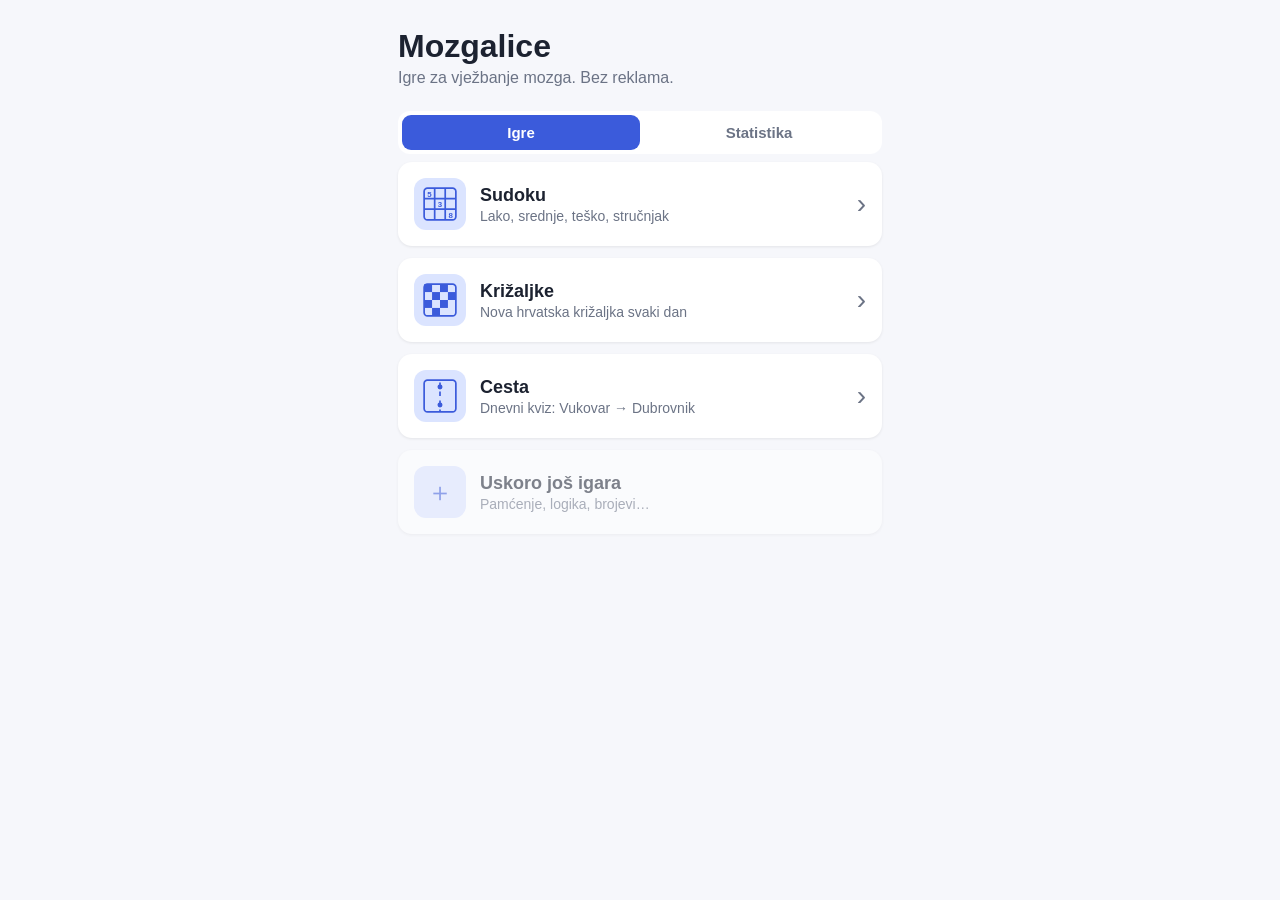
<file: index.html>
<!DOCTYPE html>
<html lang="hr">
<head>
<meta charset="utf-8">
<meta name="viewport" content="width=device-width, initial-scale=1, viewport-fit=cover">
<meta name="theme-color" content="#3b5bdb">
<meta name="apple-mobile-web-app-capable" content="yes">
<meta name="mobile-web-app-capable" content="yes">
<meta name="apple-mobile-web-app-status-bar-style" content="default">
<meta name="apple-mobile-web-app-title" content="Mozgalice">
<title>Mozgalice</title>
<link rel="manifest" href="manifest.webmanifest">
<link rel="icon" href="icons/icon.svg" type="image/svg+xml">
<link rel="apple-touch-icon" href="icons/apple-touch-icon.png">
<link rel="stylesheet" href="css/common.css">
</head>
<body>
<main class="hub">
  <header class="hub-header">
    <h1>Mozgalice</h1>
    <p class="muted">Igre za vježbanje mozga. Bez reklama.</p>
  </header>

  <div class="tabs" id="hub-tabs">
    <button data-tab="games" class="active">Igre</button>
    <button data-tab="stats">Statistika</button>
  </div>

  <!-- GAMES -->
  <section id="tab-games">
    <nav class="game-list">
      <a class="game-card" href="games/sudoku/">
        <span class="game-icon" aria-hidden="true">
          <svg viewBox="0 0 30 30"><g fill="none" stroke="currentColor" stroke-width="1.5"><rect x="1" y="1" width="28" height="28" rx="3"/><path d="M10.3 1v28M19.6 1v28M1 10.3h28M1 19.6h28"/></g><text x="5.6" y="8.6" font-size="7" text-anchor="middle" fill="currentColor" font-weight="700">5</text><text x="15" y="18" font-size="7" text-anchor="middle" fill="currentColor" font-weight="700">3</text><text x="24.4" y="27.3" font-size="7" text-anchor="middle" fill="currentColor" font-weight="700">8</text></svg>
        </span>
        <span class="game-text">
          <strong>Sudoku</strong>
          <span class="muted" id="sudoku-sub">Lako, srednje, teško, stručnjak</span>
        </span>
        <span class="chev" aria-hidden="true">›</span>
      </a>
      <a class="game-card" href="games/krizaljka/">
        <span class="game-icon" aria-hidden="true">
          <svg viewBox="0 0 30 30"><g fill="none" stroke="currentColor" stroke-width="1.5"><rect x="1" y="1" width="28" height="28" rx="3"/></g><g fill="currentColor"><rect x="1" y="1" width="7" height="7"/><rect x="15" y="1" width="7" height="7"/><rect x="8" y="8" width="7" height="7"/><rect x="22" y="8" width="7" height="7"/><rect x="1" y="15" width="7" height="7"/><rect x="15" y="15" width="7" height="7"/><rect x="8" y="22" width="7" height="7"/></g></svg>
        </span>
        <span class="game-text">
          <strong>Križaljke</strong>
          <span class="muted" id="krizaljka-sub">Nova hrvatska križaljka svaki dan</span>
        </span>
        <span class="chev" aria-hidden="true">›</span>
      </a>
      <a class="game-card" href="games/cesta/">
        <span class="game-icon" aria-hidden="true">
          <svg viewBox="0 0 30 30"><g fill="none" stroke="currentColor" stroke-width="1.5"><rect x="1" y="1" width="28" height="28" rx="3"/><path d="M15 3v5M15 11v5M15 19v5M15 27v2" stroke-dasharray="4 3"/></g><circle cx="15" cy="7" r="2.2" fill="currentColor" stroke="none"/><circle cx="15" cy="23" r="2.2" fill="currentColor" stroke="none"/></svg>
        </span>
        <span class="game-text">
          <strong>Cesta</strong>
          <span class="muted" id="cesta-sub">Dnevni kviz: Vukovar → Dubrovnik</span>
        </span>
        <span class="chev" aria-hidden="true">›</span>
      </a>
      <div class="game-card soon" aria-disabled="true">
        <span class="game-icon" aria-hidden="true">＋</span>
        <span class="game-text"><strong>Uskoro još igara</strong><span class="muted">Pamćenje, logika, brojevi…</span></span>
      </div>
    </nav>
  </section>

  <!-- STATS -->
  <section id="tab-stats" hidden>
    <label class="player">
      <span class="muted">Ime igrača</span>
      <input id="player" maxlength="20" placeholder="npr. Filip" autocomplete="off">
    </label>
    <p class="muted small" id="stats-note"></p>

    <div class="tabs" id="stats-tabs">
      <button data-range="today" class="active">Danas</button>
      <button data-range="week">Ovaj tjedan</button>
      <button data-range="all">Ukupno</button>
    </div>
    <div class="totals-grid" id="stats-totals"></div>
    <div id="stats-body"></div>
  </section>
</main>
<script src="js/config.js"></script>
<script src="js/scores.js"></script>
<script src="js/hub.js"></script>
<script>
  try {
    const s = JSON.parse(localStorage.getItem('sudoku.state') || 'null');
    if (s && !s.won) document.getElementById('sudoku-sub').textContent = 'Nastavi započetu igru';
  } catch (e) {}
  try {
    const k = JSON.parse(localStorage.getItem('krizaljka.state') || 'null');
    if (k && !k.won) document.getElementById('krizaljka-sub').textContent = 'Nastavi započetu križaljku';
  } catch (e) {}
  try {
    const c = JSON.parse(localStorage.getItem('cesta.state') || 'null');
    if (c && !c.won) document.getElementById('cesta-sub').textContent = 'Nastavi započeti kviz';
  } catch (e) {}
  if ('serviceWorker' in navigator) navigator.serviceWorker.register('sw.js');
</script>
</body>
</html>
</file>
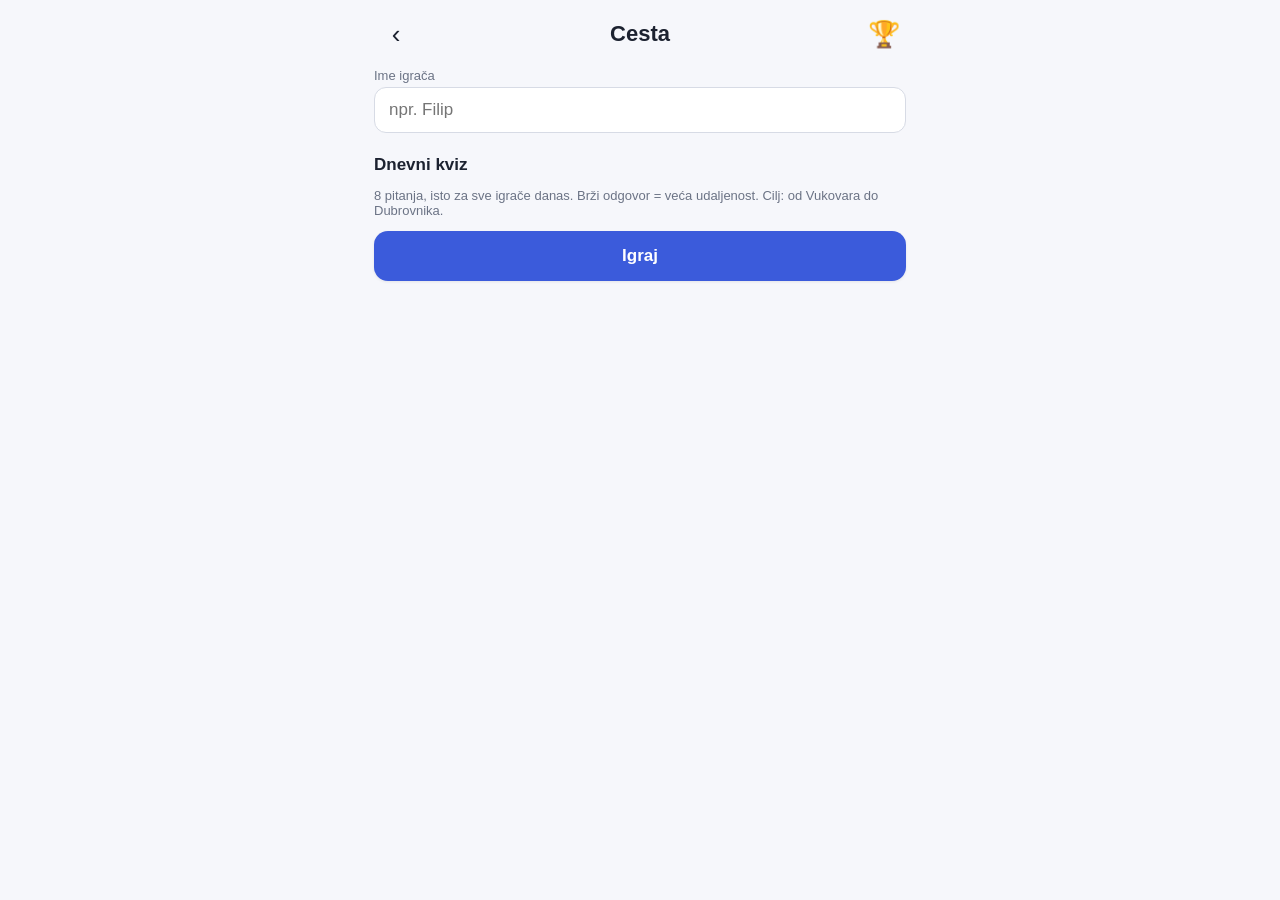
<file: games/cesta/index.html>
<!DOCTYPE html>
<html lang="hr">
<head>
<meta charset="utf-8">
<meta name="viewport" content="width=device-width, initial-scale=1, viewport-fit=cover, user-scalable=no">
<meta name="theme-color" content="#3b5bdb">
<meta name="apple-mobile-web-app-capable" content="yes">
<meta name="mobile-web-app-capable" content="yes">
<meta name="apple-mobile-web-app-title" content="Mozgalice">
<title>Cesta · Mozgalice</title>
<link rel="manifest" href="../../manifest.webmanifest">
<link rel="icon" href="../../icons/icon.svg" type="image/svg+xml">
<link rel="apple-touch-icon" href="../../icons/apple-touch-icon.png">
<link rel="stylesheet" href="../../css/common.css">
<link rel="stylesheet" href="cesta.css">
</head>
<body>
<div class="app">
  <!-- MENU -->
  <section id="menu" class="screen">
    <header class="topbar">
      <a class="icon-btn" href="../../" aria-label="Natrag">‹</a>
      <h1>Cesta</h1>
      <button class="icon-btn" id="btn-scores" aria-label="Ljestvica">🏆</button>
    </header>

    <label class="player">
      <span class="muted">Ime igrača</span>
      <input id="player" maxlength="20" placeholder="npr. Filip" autocomplete="off">
    </label>

    <button id="btn-continue" class="big-btn primary" hidden>Nastavi igru <small id="continue-info"></small></button>

    <h2>Dnevni kviz</h2>
    <p class="muted small">8 pitanja, isto za sve igrače danas. Brži odgovor = veća udaljenost. Cilj: od Vukovara do Dubrovnika.</p>
    <button id="btn-daily" class="big-btn primary">Igraj</button>
    <p class="muted small" id="daily-done" hidden></p>
  </section>

  <!-- GAME -->
  <section id="game" class="screen" hidden>
    <header class="topbar">
      <button class="icon-btn" id="btn-menu" aria-label="Izbornik">‹</button>
      <div class="game-info">
        <strong id="info-q">1 / 8</strong>
        <span class="muted small" id="info-group"></span>
      </div>
      <span class="icon-btn"></span>
    </header>

    <div class="game-layout">
      <div class="route-wrap">
        <div class="map-frame">
          <svg id="route-map" viewBox="0 0 320 340" aria-label="Mapa Hrvatske s rutom Vukovar - Dubrovnik">
            <defs>
              <linearGradient id="terrain-grad" x1="0" y1="0" x2="1" y2="1">
                <stop offset="0" stop-color="var(--terrain-light)"/>
                <stop offset="1" stop-color="var(--terrain-dark)"/>
              </linearGradient>
            </defs>
            <path id="map-land" d="M285,55 L250,75 L260,45 L210,90 L120,100 L100,130 L85,170 L100,215 L108,245 L118,270 L128,295 L140,320 L148,335"
              fill="none" stroke="url(#terrain-grad)" stroke-width="50" stroke-linecap="round" stroke-linejoin="round"/>
            <g id="map-hills"></g>
            <path id="map-road-bg" d="M285,55 L250,75 L260,45 L210,90 L120,100 L100,130 L85,170 L100,215 L108,245 L118,270 L128,295 L140,320 L148,335"
              fill="none" stroke="var(--terrain-road-bg)" stroke-width="3" stroke-linecap="round" stroke-dasharray="1 5"/>
            <path id="map-road-done" d="M285,55 L250,75 L260,45 L210,90 L120,100 L100,130 L85,170 L100,215 L108,245 L118,270 L128,295 L140,320 L148,335"
              fill="none" stroke="var(--accent)" stroke-width="3" stroke-linecap="round"/>
            <g id="map-waypoints"></g>
            <g id="map-marker"><text class="map-marker-icon" text-anchor="middle" dy=".35em">🚗</text></g>
          </svg>
          <div class="map-card map-card-current" id="map-card-current" hidden>
            <strong id="map-current-name"></strong>
            <span class="muted small" id="map-current-sub"></span>
          </div>
          <div class="map-card map-card-next" id="map-card-next" hidden></div>
          <div class="map-bubble" id="map-bubble" hidden></div>
        </div>
        <p class="muted small" id="route-km">0 km</p>
      </div>

      <div class="game-main">
        <div class="qcard">
          <div class="qtimer-wrap"><div class="qtimer-fill" id="qtimer-fill"></div></div>
          <p class="muted small" id="q-group"></p>
          <h2 id="q-text"></h2>
          <input id="q-input" class="q-input" placeholder="Tvoj odgovor…" autocomplete="off" autocorrect="off" spellcheck="false">
          <button id="btn-answer" class="big-btn primary">Potvrdi</button>
        </div>

        <!-- shown briefly after each answer -->
        <div id="feedback" class="feedback" hidden>
          <div class="feedback-icon" id="feedback-icon"></div>
          <div class="feedback-text">
            <strong id="feedback-title"></strong>
            <span class="muted small" id="feedback-sub"></span>
          </div>
        </div>
      </div>
    </div>
  </section>

  <!-- SCORES -->
  <section id="scores" class="screen" hidden>
    <header class="topbar">
      <button class="icon-btn" id="btn-scores-back" aria-label="Natrag">‹</button>
      <h1>Ljestvica</h1>
      <span class="icon-btn"></span>
    </header>
    <div class="tabs" id="score-tabs">
      <button data-tab="today" class="active">Danas</button>
      <button data-tab="stats">Ukupno</button>
    </div>
    <p class="muted small" id="score-note"></p>
    <div id="score-body"></div>
  </section>
</div>

<!-- WIN DIALOG -->
<div id="win" class="overlay" hidden>
  <div class="dialog">
    <div class="trophy" id="win-trophy">🏁</div>
    <h2 id="win-title">Gotovo!</h2>
    <p id="win-summary"></p>
    <div class="win-stats">
      <div><b id="win-km"></b><span>km</span></div>
      <div><b id="win-correct"></b><span>točno</span></div>
      <div><b id="win-score-points"></b><span>bodovi</span></div>
    </div>
    <p class="muted small" id="win-rank"></p>
    <div id="win-histogram" class="histogram" hidden>
      <p class="muted small histogram-title">Gdje su danas stali igrači</p>
      <div class="histogram-bars" id="histogram-bars"></div>
    </div>
    <button class="big-btn primary" id="btn-win-new">Izbornik</button>
    <button class="big-btn" id="btn-win-scores">Ljestvica</button>
  </div>
</div>

<!-- CONFIRM DIALOG -->
<div id="confirm" class="overlay" hidden>
  <div class="dialog">
    <p id="confirm-text"></p>
    <button id="confirm-yes" class="big-btn primary">Da</button>
    <button id="confirm-no" class="big-btn">Ne</button>
  </div>
</div>

<script src="../../js/config.js"></script>
<script src="../../js/scores.js"></script>
<script src="questions.js"></script>
<script src="engine.js"></script>
<script src="cesta.js"></script>
<script>if ('serviceWorker' in navigator) navigator.serviceWorker.register('../../sw.js', { scope: '../../' });</script>
</body>
</html>
</file>
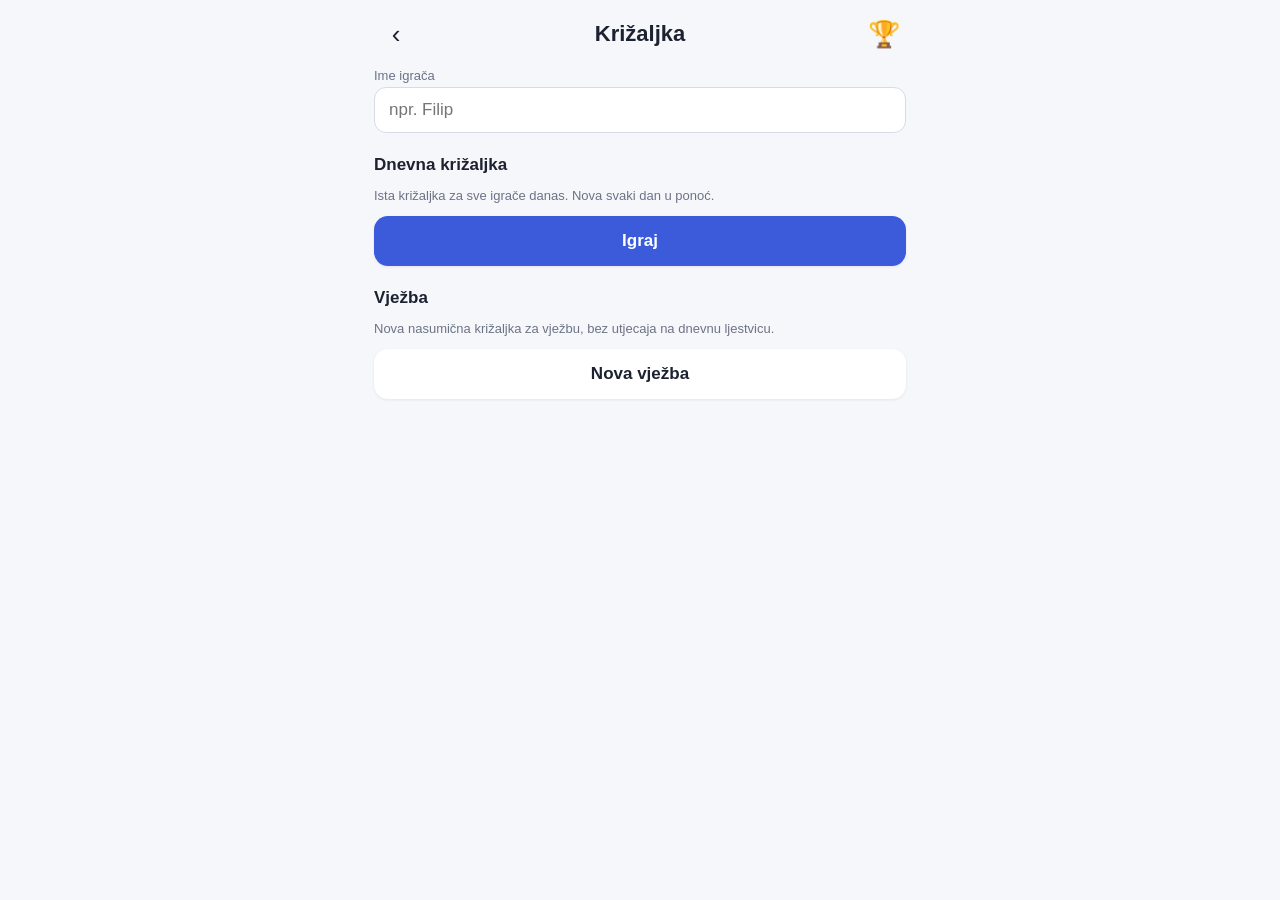
<file: games/krizaljka/index.html>
<!DOCTYPE html>
<html lang="hr">
<head>
<meta charset="utf-8">
<meta name="viewport" content="width=device-width, initial-scale=1, viewport-fit=cover, user-scalable=no">
<meta name="theme-color" content="#3b5bdb">
<meta name="apple-mobile-web-app-capable" content="yes">
<meta name="mobile-web-app-capable" content="yes">
<meta name="apple-mobile-web-app-title" content="Mozgalice">
<title>Križaljka · Mozgalice</title>
<link rel="manifest" href="../../manifest.webmanifest">
<link rel="icon" href="../../icons/icon.svg" type="image/svg+xml">
<link rel="apple-touch-icon" href="../../icons/apple-touch-icon.png">
<link rel="stylesheet" href="../../css/common.css">
<link rel="stylesheet" href="krizaljka.css">
</head>
<body>
<div class="app">
  <!-- MENU -->
  <section id="menu" class="screen">
    <header class="topbar">
      <a class="icon-btn" href="../../" aria-label="Natrag">‹</a>
      <h1>Križaljka</h1>
      <button class="icon-btn" id="btn-scores" aria-label="Ljestvica">🏆</button>
    </header>

    <label class="player">
      <span class="muted">Ime igrača</span>
      <input id="player" maxlength="20" placeholder="npr. Filip" autocomplete="off">
    </label>

    <button id="btn-continue" class="big-btn primary" hidden>Nastavi igru <small id="continue-info"></small></button>

    <h2>Dnevna križaljka</h2>
    <p class="muted small">Ista križaljka za sve igrače danas. Nova svaki dan u ponoć.</p>
    <button id="btn-daily" class="big-btn primary">Igraj</button>
    <p class="muted small" id="daily-done" hidden></p>

    <h2>Vježba</h2>
    <p class="muted small">Nova nasumična križaljka za vježbu, bez utjecaja na dnevnu ljestvicu.</p>
    <button id="btn-free" class="big-btn">Nova vježba</button>
  </section>

  <!-- GAME -->
  <section id="game" class="screen" hidden>
    <header class="topbar">
      <button class="icon-btn" id="btn-menu" aria-label="Izbornik">‹</button>
      <div class="game-info">
        <strong id="info-mode"></strong>
        <span class="muted small" id="info-day"></span>
      </div>
      <button class="icon-btn" id="btn-pause" aria-label="Pauza">⏸</button>
    </header>
    <div class="stats">
      <span id="timer">0:00</span>
      <span>Otkriveno: <b id="hints">0</b></span>
    </div>
    <div class="game-layout">
      <div class="game-main">
        <div class="board-wrap">
          <div class="kgrid-scroll"><div id="kgrid" class="kgrid"></div></div>
          <div id="paused" class="paused" hidden><button class="big-btn primary" id="btn-resume">Nastavi</button></div>
        </div>
        <input id="hidden-input" class="hidden-input" type="text" maxlength="1" autocomplete="off" autocorrect="off" autocapitalize="characters" spellcheck="false" inputmode="text" aria-hidden="true" tabindex="-1">
        <div class="clue-tools-row">
          <button class="clue-bar" id="clue-bar">
            <span class="clue-num" id="clue-num"></span>
            <span class="clue-text" id="clue-text">Dodirni polje za početak</span>
            <span class="clue-swap" aria-hidden="true">⇄</span>
          </button>
          <div class="ktools">
            <button class="tool" id="t-reveal-letter"><span>🔤</span>Slovo</button>
            <button class="tool" id="t-reveal-word"><span>💡</span>Riječ</button>
            <button class="tool" id="t-clear"><span>⌫</span>Obriši</button>
          </div>
        </div>
      </div>
      <div class="clue-lists">
        <div class="clue-col">
          <h3>Vodoravno</h3>
          <ol id="clues-across"></ol>
        </div>
        <div class="clue-col">
          <h3>Okomito</h3>
          <ol id="clues-down"></ol>
        </div>
      </div>
    </div>
  </section>

  <!-- SCORES -->
  <section id="scores" class="screen" hidden>
    <header class="topbar">
      <button class="icon-btn" id="btn-scores-back" aria-label="Natrag">‹</button>
      <h1>Ljestvica</h1>
      <span class="icon-btn"></span>
    </header>
    <div class="tabs" id="score-tabs">
      <button data-tab="today" class="active">Danas</button>
      <button data-tab="stats">Ukupno</button>
    </div>
    <p class="muted small" id="score-note"></p>
    <div id="score-body"></div>
  </section>
</div>

<!-- WIN DIALOG -->
<div id="win" class="overlay" hidden>
  <div class="dialog">
    <div class="trophy">🎉</div>
    <h2>Riješeno!</h2>
    <p id="win-summary"></p>
    <div class="win-stats">
      <div><b id="win-time"></b><span>vrijeme</span></div>
      <div><b id="win-score-points"></b><span>bodovi</span></div>
    </div>
    <p class="muted small" id="win-rank"></p>
    <button class="big-btn primary" id="btn-win-new">Izbornik</button>
    <button class="big-btn" id="btn-win-scores">Ljestvica</button>
  </div>
</div>

<!-- CONFIRM DIALOG -->
<div id="confirm" class="overlay" hidden>
  <div class="dialog">
    <p id="confirm-text"></p>
    <button id="confirm-yes" class="big-btn primary">Da</button>
    <button id="confirm-no" class="big-btn">Ne</button>
  </div>
</div>

<script src="../../js/config.js"></script>
<script src="../../js/scores.js"></script>
<script src="words.js"></script>
<script src="engine.js"></script>
<script src="krizaljka.js"></script>
<script>if ('serviceWorker' in navigator) navigator.serviceWorker.register('../../sw.js', { scope: '../../' });</script>
</body>
</html>
</file>
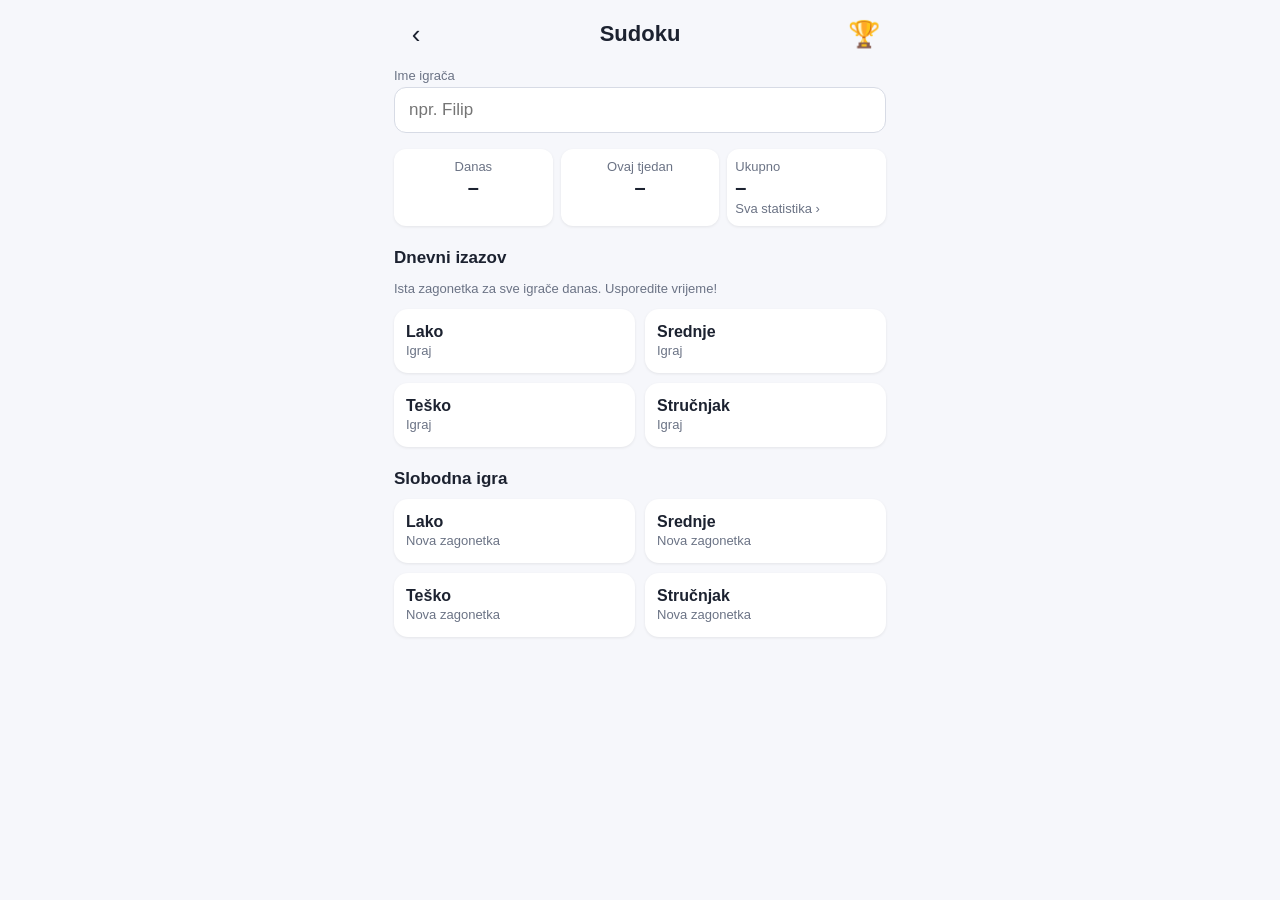
<file: games/sudoku/index.html>
<!DOCTYPE html>
<html lang="hr">
<head>
<meta charset="utf-8">
<meta name="viewport" content="width=device-width, initial-scale=1, viewport-fit=cover, user-scalable=no">
<meta name="theme-color" content="#3b5bdb">
<meta name="apple-mobile-web-app-capable" content="yes">
<meta name="mobile-web-app-capable" content="yes">
<meta name="apple-mobile-web-app-title" content="Mozgalice">
<title>Sudoku · Mozgalice</title>
<link rel="manifest" href="../../manifest.webmanifest">
<link rel="icon" href="../../icons/icon.svg" type="image/svg+xml">
<link rel="apple-touch-icon" href="../../icons/apple-touch-icon.png">
<link rel="stylesheet" href="../../css/common.css">
<link rel="stylesheet" href="sudoku.css">
</head>
<body>
<div class="app">
  <!-- MENU -->
  <section id="menu" class="screen">
    <header class="topbar">
      <a class="icon-btn" href="../../" aria-label="Natrag">‹</a>
      <h1>Sudoku</h1>
      <button class="icon-btn" id="btn-scores" aria-label="Ljestvica">🏆</button>
    </header>

    <label class="player">
      <span class="muted">Ime igrača</span>
      <input id="player" maxlength="20" placeholder="npr. Filip" autocomplete="off">
    </label>

    <button id="btn-continue" class="big-btn primary" hidden>Nastavi igru <small id="continue-info"></small></button>

    <div class="side-stats" id="side-stats">
      <div class="side-stat">
        <span class="muted small">Danas</span>
        <strong id="stat-today">0</strong>
        <span class="muted small" id="stat-today-sub"></span>
      </div>
      <div class="side-stat">
        <span class="muted small">Ovaj tjedan</span>
        <strong id="stat-week">0</strong>
        <span class="muted small" id="stat-week-sub"></span>
      </div>
      <button class="side-stat side-stat-link" id="btn-total-stats">
        <span class="muted small">Ukupno</span>
        <strong id="stat-total">0</strong>
        <span class="muted small">Sva statistika ›</span>
      </button>
    </div>

    <h2>Dnevni izazov</h2>
    <p class="muted small">Ista zagonetka za sve igrače danas. Usporedite vrijeme!</p>
    <div class="level-grid" id="daily-levels"></div>

    <div id="bonus" class="bonus" hidden>
      <h2>Skrivena zagonetka</h2>
      <p class="muted small">Riješio si sve današnje izazove! Otključana je još jedna, za prave stručnjake.</p>
      <button class="level-btn bonus-btn" id="btn-bonus"></button>
    </div>

    <h2>Slobodna igra</h2>
    <div class="level-grid" id="free-levels"></div>
  </section>

  <!-- GAME -->
  <section id="game" class="screen" hidden>
    <header class="topbar">
      <button class="icon-btn" id="btn-menu" aria-label="Izbornik">‹</button>
      <div class="game-info">
        <strong id="info-level"></strong>
        <span class="muted small" id="info-mode"></span>
      </div>
      <div class="topbar-right">
        <button class="icon-btn" id="btn-restart" aria-label="Restart">↻</button>
        <button class="icon-btn" id="btn-pause" aria-label="Pauza">⏸</button>
      </div>
    </header>
    <div class="stats">
      <span>Greške: <b id="mistakes">0</b>/3</span>
      <span id="timer">0:00</span>
      <span>Pomoć: <b id="hints">0</b></span>
    </div>
    <div class="game-layout">
      <div class="board-wrap">
        <div id="board" class="board" role="grid" aria-label="Sudoku ploča"></div>
        <div id="paused" class="paused" hidden><button class="big-btn primary" id="btn-resume">Nastavi</button></div>
      </div>
      <div class="game-controls">
        <div class="tools">
          <button class="tool" id="t-undo"><span>↶</span>Poništi</button>
          <button class="tool" id="t-erase"><span>⌫</span>Obriši</button>
          <button class="tool" id="t-notes"><span>✎</span>Bilješke <i id="notes-state">ISKLJ</i></button>
          <button class="tool" id="t-hint"><span>💡</span>Pomoć</button>
        </div>
        <div class="numpad" id="numpad"></div>
      </div>
    </div>
  </section>

  <!-- SCORES -->
  <section id="scores" class="screen" hidden>
    <header class="topbar">
      <button class="icon-btn" id="btn-scores-back" aria-label="Natrag">‹</button>
      <h1>Ljestvica</h1>
      <span class="icon-btn"></span>
    </header>
    <div class="tabs" id="score-tabs">
      <button data-tab="today" class="active">Danas</button>
      <button data-tab="week">Tjedan</button>
      <button data-tab="best">Najbolji</button>
      <button data-tab="stats">Ukupno</button>
    </div>
    <p class="muted small" id="score-note"></p>
    <div id="score-body"></div>
  </section>
</div>

<!-- WIN DIALOG -->
<div id="win" class="overlay" hidden>
  <div class="dialog">
    <div class="trophy" id="win-trophy">🎉</div>
    <h2 id="win-title">Riješeno!</h2>
    <p id="win-summary"></p>
    <div class="win-stats">
      <div><b id="win-time"></b><span>vrijeme</span></div>
      <div><b id="win-points"></b><span>rezultat</span></div>
      <div><b id="win-score-points"></b><span>bodovi</span></div>
    </div>
    <p class="muted small" id="win-rank"></p>
    <button class="big-btn primary" id="btn-win-new">Nova igra</button>
    <button class="big-btn" id="btn-win-scores">Ljestvica</button>
  </div>
</div>

<!-- GAME OVER DIALOG -->
<div id="gameover" class="overlay" hidden>
  <div class="dialog">
    <div class="trophy">😕</div>
    <h2>3 greške</h2>
    <p>Previše grešaka za ovu zagonetku. Igra se ne broji u statistiku.</p>
    <button class="big-btn primary" id="btn-gameover-new">Nova igra</button>
    <button class="big-btn" id="btn-gameover-menu">Izbornik</button>
  </div>
</div>

<!-- CONFIRM DIALOG -->
<div id="confirm" class="overlay" hidden>
  <div class="dialog">
    <p id="confirm-text"></p>
    <button id="confirm-yes" class="big-btn primary">Da</button>
    <button id="confirm-no" class="big-btn">Ne</button>
  </div>
</div>

<script src="../../js/config.js"></script>
<script src="../../js/scores.js"></script>
<script src="engine.js"></script>
<script src="sudoku.js"></script>
<script>if ('serviceWorker' in navigator) navigator.serviceWorker.register('../../sw.js', { scope: '../../' });</script>
</body>
</html>
</file>
<file: css/common.css>
[hidden] { display: none !important; }
:root {
  --bg: #f6f7fb;
  --surface: #ffffff;
  --text: #1c2230;
  --muted: #6b7385;
  --line: #d7dbe5;
  --line-strong: #2b3242;
  --accent: #3b5bdb;
  --accent-soft: #dbe4ff;
  --accent-softer: #eef2ff;
  --same: #c5d3ff;
  --given: #1c2230;
  --user: #3b5bdb;
  --error: #e03131;
  --error-soft: #ffe3e3;
  --ok: #2f9e44;
  --radius: 14px;
  color-scheme: light dark;
}
@media (prefers-color-scheme: dark) {
  :root {
    --bg: #12151c;
    --surface: #1b1f29;
    --text: #e8ebf2;
    --muted: #9099ad;
    --line: #333a4a;
    --line-strong: #aab3c8;
    --accent: #7c9cff;
    --accent-soft: #2a3560;
    --accent-softer: #20283f;
    --same: #34427a;
    --given: #e8ebf2;
    --user: #8fb0ff;
    --error: #ff6b6b;
    --error-soft: #4a2026;
    --ok: #51cf66;
  }
}
* { box-sizing: border-box; -webkit-tap-highlight-color: transparent; }
html, body { margin: 0; height: 100%; }
body {
  background: var(--bg);
  color: var(--text);
  font-family: -apple-system, BlinkMacSystemFont, "Segoe UI", Roboto, "Helvetica Neue", Arial, sans-serif;
  -webkit-user-select: none; user-select: none;
  padding: env(safe-area-inset-top) env(safe-area-inset-right) env(safe-area-inset-bottom) env(safe-area-inset-left);
}
button { font: inherit; color: inherit; }
.muted { color: var(--muted); }
.small { font-size: 13px; }

.hub { max-width: 520px; margin: 0 auto; padding: 28px 18px; }
.hub-header h1 { margin: 0 0 4px; font-size: 32px; }
.hub-header p { margin: 0 0 24px; }
.player { display: flex; flex-direction: column; gap: 4px; margin: 8px 0 16px; font-size: 13px; }
.player input {
  font-size: 17px; padding: 12px 14px; border-radius: 12px; border: 1px solid var(--line);
  background: var(--surface); color: var(--text); -webkit-user-select: text; user-select: text;
}
.player input.need { border-color: var(--error); box-shadow: 0 0 0 3px var(--error-soft); }
.overlay { position: fixed; inset: 0; background: rgba(0,0,0,.45); display: grid; place-items: center; padding: 20px; z-index: 10; }
.dialog { background: var(--bg); border-radius: 20px; padding: 24px; width: 100%; max-width: 360px; text-align: center; }
.dialog h2 { margin: 4px 0 8px; font-size: 24px; }
.trophy { font-size: 48px; }
.game-list { display: flex; flex-direction: column; gap: 12px; }
.game-card {
  display: flex; align-items: center; gap: 14px;
  background: var(--surface); border-radius: var(--radius);
  padding: 16px; text-decoration: none; color: inherit;
  box-shadow: 0 1px 3px rgba(0,0,0,.08);
}
.game-card:active { transform: scale(.98); }
.game-card.soon { opacity: .55; }
.game-icon {
  width: 52px; height: 52px; border-radius: 12px; flex: none;
  display: grid; place-items: center; font-size: 26px;
  background: var(--accent-soft); color: var(--accent);
}
.game-icon svg { width: 34px; height: 34px; }
.game-text { display: flex; flex-direction: column; gap: 2px; flex: 1; }
.game-text strong { font-size: 18px; }
.game-text .muted { font-size: 14px; }
.chev { font-size: 28px; color: var(--muted); }

/* Shared across the hub and games: tab bar, grouped lists, stat tiles. */
.tabs { display: flex; background: var(--surface); border-radius: 12px; padding: 4px; margin: 8px 0; }
.tabs button { flex: 1; border: 0; background: none; padding: 9px; border-radius: 9px; font-weight: 600; color: var(--muted); cursor: pointer; font-size: 15px; }
.tabs button.active { background: var(--accent); color: #fff; }
.score-group { background: var(--surface); border-radius: 14px; margin: 10px 0; overflow: hidden; }
.score-group h3 { font-size: 14px; margin: 0; padding: 10px 14px; background: var(--accent-softer); }
.score-row { display: flex; align-items: center; gap: 10px; padding: 10px 14px; border-top: 1px solid var(--line); font-size: 15px; }
.score-row .pos { width: 22px; font-weight: 700; color: var(--muted); }
.score-row .name { flex: 1; }
.score-row .t { font-variant-numeric: tabular-nums; font-weight: 600; }
.score-row .sub { font-size: 12px; color: var(--muted); }
.score-empty { padding: 14px; color: var(--muted); font-size: 14px; }
.score-del {
  flex: none; width: 30px; height: 30px; border: 0; border-radius: 9px; background: none;
  color: var(--muted); font-size: 16px; cursor: pointer; display: grid; place-items: center;
}
.score-del:active { background: var(--error-soft); color: var(--error); }
.totals-grid { display: grid; grid-template-columns: 1fr 1fr; gap: 10px; margin: 10px 0; }
.totals-tile {
  background: var(--surface); border-radius: 14px; padding: 14px; text-align: center;
  box-shadow: 0 1px 3px rgba(0,0,0,.08);
}
.totals-tile strong { display: block; font-size: 24px; }
.totals-tile span { font-size: 12px; color: var(--muted); }
</file>
<file: games/cesta/cesta.css>
.app {
  max-width: 560px; margin: 0 auto; min-height: 100%;
  --terrain-light: #d8e8c2; --terrain-dark: #a9c88b; --terrain-hill: #93b876; --terrain-road-bg: #ffffffb0;
}
@media (prefers-color-scheme: dark) {
  .app { --terrain-light: #3a4a2e; --terrain-dark: #27331e; --terrain-hill: #314026; --terrain-road-bg: #ffffff40; }
}
.screen { padding: 8px 14px 24px; }
.small { font-size: 13px; }
.topbar { display: flex; align-items: center; justify-content: space-between; gap: 8px; height: 52px; }
.topbar h1 { font-size: 22px; margin: 0; }
.icon-btn {
  width: 44px; height: 44px; border: 0; background: none; border-radius: 12px;
  display: grid; place-items: center; font-size: 26px; text-decoration: none; color: var(--text); cursor: pointer;
}
.icon-btn:active { background: var(--accent-softer); }
h2 { font-size: 17px; margin: 22px 0 4px; }
.big-btn {
  display: block; width: 100%; padding: 15px; border-radius: 14px; border: 0; margin-top: 10px;
  background: var(--surface); font-size: 17px; font-weight: 600; cursor: pointer;
  box-shadow: 0 1px 3px rgba(0,0,0,.08);
}
.big-btn.primary { background: var(--accent); color: #fff; }
.big-btn small { display: block; font-weight: 400; opacity: .85; font-size: 13px; margin-top: 2px; }
.big-btn:active { transform: scale(.98); }

.game-info { display: flex; flex-direction: column; align-items: center; line-height: 1.2; }

.game-layout { display: flex; flex-direction: column; }
.game-main { display: contents; }

.route-wrap { margin: 6px 0 14px; }
.map-frame { position: relative; border-radius: 16px; overflow: hidden; box-shadow: 0 1px 3px rgba(0,0,0,.08); }
#route-map { width: 100%; height: auto; max-height: 220px; display: block; background: var(--surface); }
.map-hill { fill: var(--terrain-hill); opacity: .5; }
.map-waypoint { fill: var(--line-strong); stroke: var(--terrain-light); stroke-width: 1.5; transition: fill .4s ease; }
.map-waypoint.passed { fill: var(--ok); }
.map-label { font-size: 9px; fill: var(--text); font-family: inherit; font-weight: 600; paint-order: stroke; stroke: var(--terrain-light); stroke-width: 3px; }
#map-road-done { transition: stroke-dasharray .7s ease; }
#map-marker { transition: transform .7s ease; filter: drop-shadow(0 1px 2px rgba(0,0,0,.4)); }
.map-marker-icon { font-size: 15px; }
#route-km { text-align: center; margin: 6px 0 0; }

.map-card {
  position: absolute; background: var(--sign-bg, #1d6b43); color: #fff; border-radius: 8px; padding: 6px 8px;
  font-size: 10px; line-height: 1.4; box-shadow: 0 2px 6px rgba(0,0,0,.25); max-width: 46%; box-sizing: border-box;
}
.map-card strong { display: block; font-size: 12px; overflow: hidden; text-overflow: ellipsis; white-space: nowrap; }
.map-card .muted { color: #cfe8da; }
.map-card-current { top: 8px; left: 8px; }
.map-card-next { top: 8px; right: 8px; }
.map-card-next .next-row { display: flex; justify-content: space-between; gap: 6px; }
.map-card-next .next-row span { overflow: hidden; text-overflow: ellipsis; white-space: nowrap; }
.map-card-next .next-row b { flex: none; }
.map-bubble {
  position: absolute; transform: translate(-50%, -140%); background: var(--text); color: var(--bg);
  border-radius: 999px; padding: 4px 10px; font-size: 12px; font-weight: 700; white-space: nowrap;
  box-shadow: 0 2px 6px rgba(0,0,0,.25); pointer-events: none; transition: left .7s ease, top .7s ease, opacity .3s ease;
}

.histogram { margin: 14px 0; text-align: left; }
.histogram-title { text-align: center; margin-bottom: 6px; }
.histogram-bars { display: flex; align-items: flex-end; gap: 3px; height: 70px; }
.histogram-bar { flex: 1; background: var(--line); border-radius: 3px 3px 0 0; min-height: 3px; position: relative; }
.histogram-bar.me { background: var(--accent); }
.histogram-bar .me-tag {
  position: absolute; top: -16px; left: 50%; transform: translateX(-50%); font-size: 9px; font-weight: 700;
  background: var(--accent); color: #fff; border-radius: 4px; padding: 1px 4px;
}

.qcard { background: var(--surface); border-radius: 16px; padding: 16px; box-shadow: 0 1px 3px rgba(0,0,0,.08); }
.qtimer-wrap { height: 5px; background: var(--line); border-radius: 3px; overflow: hidden; margin-bottom: 12px; }
.qtimer-fill { height: 100%; width: 100%; background: var(--accent); transform-origin: left; }
.qtimer-fill.low { background: var(--error); }
.qcard h2 { margin: 2px 0 14px; font-size: 19px; line-height: 1.3; }
.q-input {
  width: 100%; font-size: 17px; padding: 13px 14px; border-radius: 12px; border: 1px solid var(--line);
  background: var(--bg); color: var(--text); -webkit-user-select: text; user-select: text;
}

.feedback { display: flex; align-items: center; gap: 12px; background: var(--surface); border-radius: 16px; padding: 16px; margin-top: 14px; box-shadow: 0 1px 3px rgba(0,0,0,.08); }
.feedback-icon { font-size: 34px; }
.feedback-text { display: flex; flex-direction: column; gap: 2px; }
.feedback.correct .feedback-text strong { color: var(--ok); }
.feedback.wrong .feedback-text strong { color: var(--error); }

.win-stats { display: flex; justify-content: center; gap: 18px; margin: 14px 0; }
.win-stats div { display: flex; flex-direction: column; }
.win-stats b { font-size: 24px; }
.win-stats span { font-size: 13px; color: var(--muted); }

@media (orientation: landscape) and (max-height: 500px) {
  .screen { padding: 6px 10px 10px; }
  .app { max-width: none; }
  .game-layout { flex-direction: row; align-items: flex-start; gap: 14px; }
  .route-wrap { margin: 0; flex: none; width: min(42vh, 36vw); }
  #route-map { max-height: none; }
  #route-km { font-size: 11px; }
  .map-card { font-size: 8px; padding: 4px 5px; max-width: 48%; }
  .map-card strong { font-size: 9px; }
  .map-card-next .next-row:nth-child(n+2) { display: none; }
  .game-main { display: flex; flex-direction: column; flex: 1; min-width: 0; }
  .qcard { padding: 10px 16px; }
  .qcard h2 { margin: 2px 0 10px; font-size: 16px; }
  .feedback { padding: 10px 16px; margin-top: 8px; }
}
</file>
<file: games/krizaljka/krizaljka.css>
.app { max-width: 560px; margin: 0 auto; min-height: 100%; }
.screen { padding: 8px 14px 24px; }
.small { font-size: 13px; }
.topbar { display: flex; align-items: center; justify-content: space-between; gap: 8px; height: 52px; }
.topbar h1 { font-size: 22px; margin: 0; }
.icon-btn {
  width: 44px; height: 44px; border: 0; background: none; border-radius: 12px;
  display: grid; place-items: center; font-size: 26px; text-decoration: none; color: var(--text); cursor: pointer;
}
.icon-btn:active { background: var(--accent-softer); }
h2 { font-size: 17px; margin: 22px 0 4px; }
.big-btn {
  display: block; width: 100%; padding: 15px; border-radius: 14px; border: 0; margin-top: 10px;
  background: var(--surface); font-size: 17px; font-weight: 600; cursor: pointer;
  box-shadow: 0 1px 3px rgba(0,0,0,.08);
}
.big-btn.primary { background: var(--accent); color: #fff; }
.big-btn small { display: block; font-weight: 400; opacity: .85; font-size: 13px; margin-top: 2px; }
.big-btn:active { transform: scale(.98); }

.game-info { display: flex; flex-direction: column; align-items: center; line-height: 1.2; }
.stats { display: flex; justify-content: space-between; font-size: 14px; color: var(--muted); padding: 2px 4px 8px; }
#timer { font-variant-numeric: tabular-nums; font-weight: 600; color: var(--text); }

.board-wrap { position: relative; }
.kgrid-scroll { overflow: auto; border: 2px solid var(--line-strong); border-radius: 8px; background: var(--surface); }
.kgrid { display: grid; width: max-content; --cell: 26px; }
.kcell {
  position: relative; width: var(--cell); height: var(--cell); display: grid; place-items: center;
  border-right: 1px solid var(--line); border-bottom: 1px solid var(--line);
  background: var(--surface); font-size: calc(var(--cell) * 0.56); font-weight: 600; color: var(--user); cursor: pointer;
  text-transform: uppercase;
}
.kcell.block { background: var(--line-strong); cursor: default; }
.kcell .kn { position: absolute; top: 1px; left: 2px; font-size: calc(var(--cell) * 0.24); font-weight: 700; color: var(--muted); }
.kcell.peer { background: var(--accent-softer); }
.kcell.selected { background: var(--accent-soft); box-shadow: inset 0 0 0 2px var(--accent); }
.kcell.revealed { color: var(--ok); }

.paused { position: absolute; inset: 0; background: var(--surface); border-radius: 8px; display: grid; place-items: center; padding: 30%; }

.clue-bar {
  display: flex; align-items: center; gap: 8px; width: 100%; margin-top: 10px; padding: 12px 14px;
  background: var(--accent-softer); border: 0; border-radius: 12px; cursor: pointer; text-align: left;
}
.clue-num { font-weight: 700; color: var(--accent); flex: none; }
.clue-text { flex: 1; font-size: 14px; }
.clue-swap { color: var(--muted); font-size: 18px; }

.hidden-input {
  position: fixed; top: 0; left: 0; width: 1px; height: 1px; padding: 0; margin: 0; border: 0;
  opacity: 0; font-size: 16px; /* 16px stops iOS Safari auto-zooming on focus */
}

.ktools { display: grid; grid-template-columns: repeat(3, 1fr); gap: 6px; margin: 14px 0; }
.tool {
  border: 0; background: none; display: flex; flex-direction: column; align-items: center; gap: 2px;
  font-size: 12px; color: var(--muted); padding: 6px 0; border-radius: 12px; cursor: pointer;
}
.tool span { font-size: 20px; color: var(--text); }
.tool:active { background: var(--accent-softer); }

.clue-lists { display: grid; grid-template-columns: 1fr 1fr; gap: 10px; margin-top: 14px; }
.clue-col h3 { font-size: 14px; margin: 0 0 6px; }
.clue-col ol { list-style: none; margin: 0; padding: 0; background: var(--surface); border-radius: 12px; overflow: hidden; }
.clue-col li {
  padding: 8px 10px; font-size: 13px; border-top: 1px solid var(--line); cursor: pointer; display: flex; gap: 6px;
}
.clue-col li:first-child { border-top: 0; }
.clue-col li b { flex: none; color: var(--accent); }
.clue-col li.active { background: var(--accent-softer); }
.clue-col li.done { color: var(--ok); }

.win-stats { display: flex; justify-content: center; gap: 24px; margin: 14px 0; }
.win-stats div { display: flex; flex-direction: column; }
.win-stats b { font-size: 26px; }
.win-stats span { font-size: 13px; color: var(--muted); }

.game-layout { display: flex; flex-direction: column; }
.game-main { display: contents; }
.clue-tools-row { display: contents; }

@media (orientation: landscape) and (max-height: 500px) {
  .screen { padding: 6px 10px 10px; }
  .app { max-width: none; }
  .game-layout { flex-direction: row; align-items: flex-start; gap: 14px; }
  .game-main { display: flex; flex-direction: column; flex: none; width: min(56vh, 46vw); gap: 6px; }
  .kgrid-scroll { max-height: calc(100vh - 150px); }
  .clue-tools-row { display: flex; align-items: center; gap: 6px; }
  .clue-bar { margin-top: 0; flex: 1; min-width: 0; padding: 6px 8px; }
  .clue-bar .clue-text {
    font-size: 12px; display: -webkit-box; -webkit-line-clamp: 2; -webkit-box-orient: vertical; overflow: hidden;
  }
  .ktools { margin: 0; flex: none; grid-template-columns: repeat(3, 1fr); width: 110px; gap: 2px; }
  .ktools .tool { padding: 2px 0; font-size: 9px; }
  .ktools .tool span { font-size: 15px; }
  .clue-lists { flex: 1; min-width: 0; grid-template-columns: 1fr 1fr; margin-top: 0; max-height: calc(100vh - 70px); overflow-y: auto; }
}
</file>
<file: games/sudoku/sudoku.css>
.app { max-width: 520px; margin: 0 auto; min-height: 100%; }
.screen { padding: 8px 14px 20px; }
.small { font-size: 13px; }
.topbar { display: flex; align-items: center; justify-content: space-between; gap: 8px; height: 52px; }
.topbar h1 { font-size: 22px; margin: 0; }
.icon-btn {
  width: 44px; height: 44px; border: 0; background: none; border-radius: 12px;
  display: grid; place-items: center; font-size: 26px; text-decoration: none; color: var(--text); cursor: pointer;
}
.icon-btn:active { background: var(--accent-softer); }
#btn-pause { font-size: 18px; }
.topbar-right { display: flex; gap: 2px; }
#btn-restart { font-size: 22px; }
h2 { font-size: 17px; margin: 22px 0 4px; }
.big-btn {
  display: block; width: 100%; padding: 15px; border-radius: 14px; border: 0; margin-top: 10px;
  background: var(--surface); font-size: 17px; font-weight: 600; cursor: pointer;
  box-shadow: 0 1px 3px rgba(0,0,0,.08);
}
.big-btn.primary { background: var(--accent); color: #fff; }
.big-btn small { display: block; font-weight: 400; opacity: .85; font-size: 13px; margin-top: 2px; }
.big-btn:active, .level-btn:active, .num:active, .tool:active { transform: scale(.97); }
.level-grid { display: grid; grid-template-columns: 1fr 1fr; gap: 10px; margin-top: 10px; }
.level-btn {
  border: 0; border-radius: 14px; padding: 14px 12px; background: var(--surface); cursor: pointer;
  text-align: left; box-shadow: 0 1px 3px rgba(0,0,0,.08);
}
.level-btn strong { display: block; font-size: 16px; }
.level-btn span { font-size: 13px; color: var(--muted); }
.level-btn.done { outline: 2px solid var(--ok); }
.level-btn.done span { color: var(--ok); }
.bonus .bonus-btn { display: block; width: 100%; margin-top: 10px; color: #3d2c00; background: linear-gradient(135deg, #fff4d6, #ffe08a); }
.bonus .bonus-btn span { color: #7a5a00; }
.bonus .bonus-btn.done span { color: var(--ok); }

.game-info { display: flex; flex-direction: column; align-items: center; line-height: 1.2; }
.stats { display: flex; justify-content: space-between; font-size: 14px; color: var(--muted); padding: 2px 4px 8px; }
#timer { font-variant-numeric: tabular-nums; font-weight: 600; color: var(--text); }

.board-wrap { position: relative; }
.board {
  display: grid; grid-template-columns: repeat(9, 1fr); grid-template-rows: repeat(9, 1fr); aspect-ratio: 1;
  background: var(--surface); border: 2px solid var(--line-strong); border-radius: 8px; overflow: hidden;
  touch-action: manipulation;
}
.cell {
  position: relative; display: grid; place-items: center; border: 0; padding: 0; margin: 0;
  border-right: 1px solid var(--line); border-bottom: 1px solid var(--line);
  background: var(--surface); font-size: clamp(20px, 6.6vw, 32px); cursor: pointer; color: var(--user);
}
.cell:nth-child(9n) { border-right: 0; }
.cell:nth-child(9n+3), .cell:nth-child(9n+6) { border-right: 2px solid var(--line-strong); }
.cell:nth-child(n+19):nth-child(-n+27), .cell:nth-child(n+46):nth-child(-n+54) { border-bottom: 2px solid var(--line-strong); }
.cell:nth-child(n+73) { border-bottom: 0; }
.cell.given { color: var(--given); font-weight: 600; }
.cell.peer { background: var(--accent-softer); }
.cell.same { background: var(--same); }
.cell.selected { background: var(--accent-soft); box-shadow: inset 0 0 0 2px var(--accent); }
.cell.error { color: var(--error); background: var(--error-soft); }
.cell.flash { animation: flash .6s ease; }
@keyframes flash { 50% { background: var(--ok); color: #fff; } }
.notes { position: absolute; inset: 1px; display: grid; grid-template-columns: repeat(3, 1fr); font-size: clamp(9px, 2.6vw, 12px); color: var(--muted); line-height: 1; }
.notes span { display: grid; place-items: center; }
.notes span.hl { color: var(--accent); font-weight: 700; }

.paused { position: absolute; inset: 0; background: var(--surface); border-radius: 8px; display: grid; place-items: center; padding: 30%; }

.tools { display: grid; grid-template-columns: repeat(4, 1fr); gap: 6px; margin: 14px 0 8px; }
.tool {
  border: 0; background: none; display: flex; flex-direction: column; align-items: center; gap: 2px;
  font-size: 12px; color: var(--muted); padding: 6px 0; border-radius: 12px; cursor: pointer; position: relative;
}
.tool span { font-size: 22px; color: var(--text); }
.tool i { font-style: normal; font-size: 9px; font-weight: 700; position: absolute; top: 2px; right: 14%; background: var(--line); color: var(--muted); padding: 1px 4px; border-radius: 6px; }
.tool.on i { background: var(--accent); color: #fff; }
.tool:disabled { opacity: .35; }
.numpad { display: grid; grid-template-columns: repeat(9, 1fr); gap: 4px; }
.num {
  border: 0; background: var(--surface); border-radius: 10px; padding: 10px 0 6px; cursor: pointer;
  font-size: clamp(22px, 7vw, 30px); color: var(--accent); font-weight: 500;
  display: flex; flex-direction: column; align-items: center; box-shadow: 0 1px 2px rgba(0,0,0,.08);
}
.num small { font-size: 10px; color: var(--muted); }
.num.complete { visibility: hidden; }

.win-stats { display: flex; justify-content: center; gap: 18px; margin: 14px 0; }
.win-stats div { display: flex; flex-direction: column; }
.win-stats b { font-size: 24px; }
.win-stats span { font-size: 13px; color: var(--muted); }

.side-stats { display: grid; grid-template-columns: repeat(3, 1fr); gap: 8px; margin: 4px 0 18px; }
.side-stat {
  background: var(--surface); border-radius: 12px; padding: 10px 8px; text-align: center;
  display: flex; flex-direction: column; gap: 2px; box-shadow: 0 1px 3px rgba(0,0,0,.08);
  border: 0; font: inherit; color: inherit; cursor: default;
}
.side-stat strong { font-size: 20px; }
.side-stat-link { cursor: pointer; }
.side-stat-link:active { transform: scale(.97); }

.game-layout { display: flex; flex-direction: column; }
.game-controls { display: contents; }

@media (orientation: landscape) and (max-height: 500px) {
  .screen { padding: 6px 10px 10px; }
  .app { max-width: none; }
  .game-layout { flex-direction: row; align-items: flex-start; gap: 14px; }
  .board-wrap { flex: none; width: min(62vh, 50vw); }
  .board { width: 100%; }
  .game-controls { display: flex; flex-direction: column; justify-content: center; gap: 8px; flex: 1; min-width: 0; }
  .tools { margin: 0; }
  .numpad { grid-template-columns: repeat(9, 1fr); }
}
</file>
